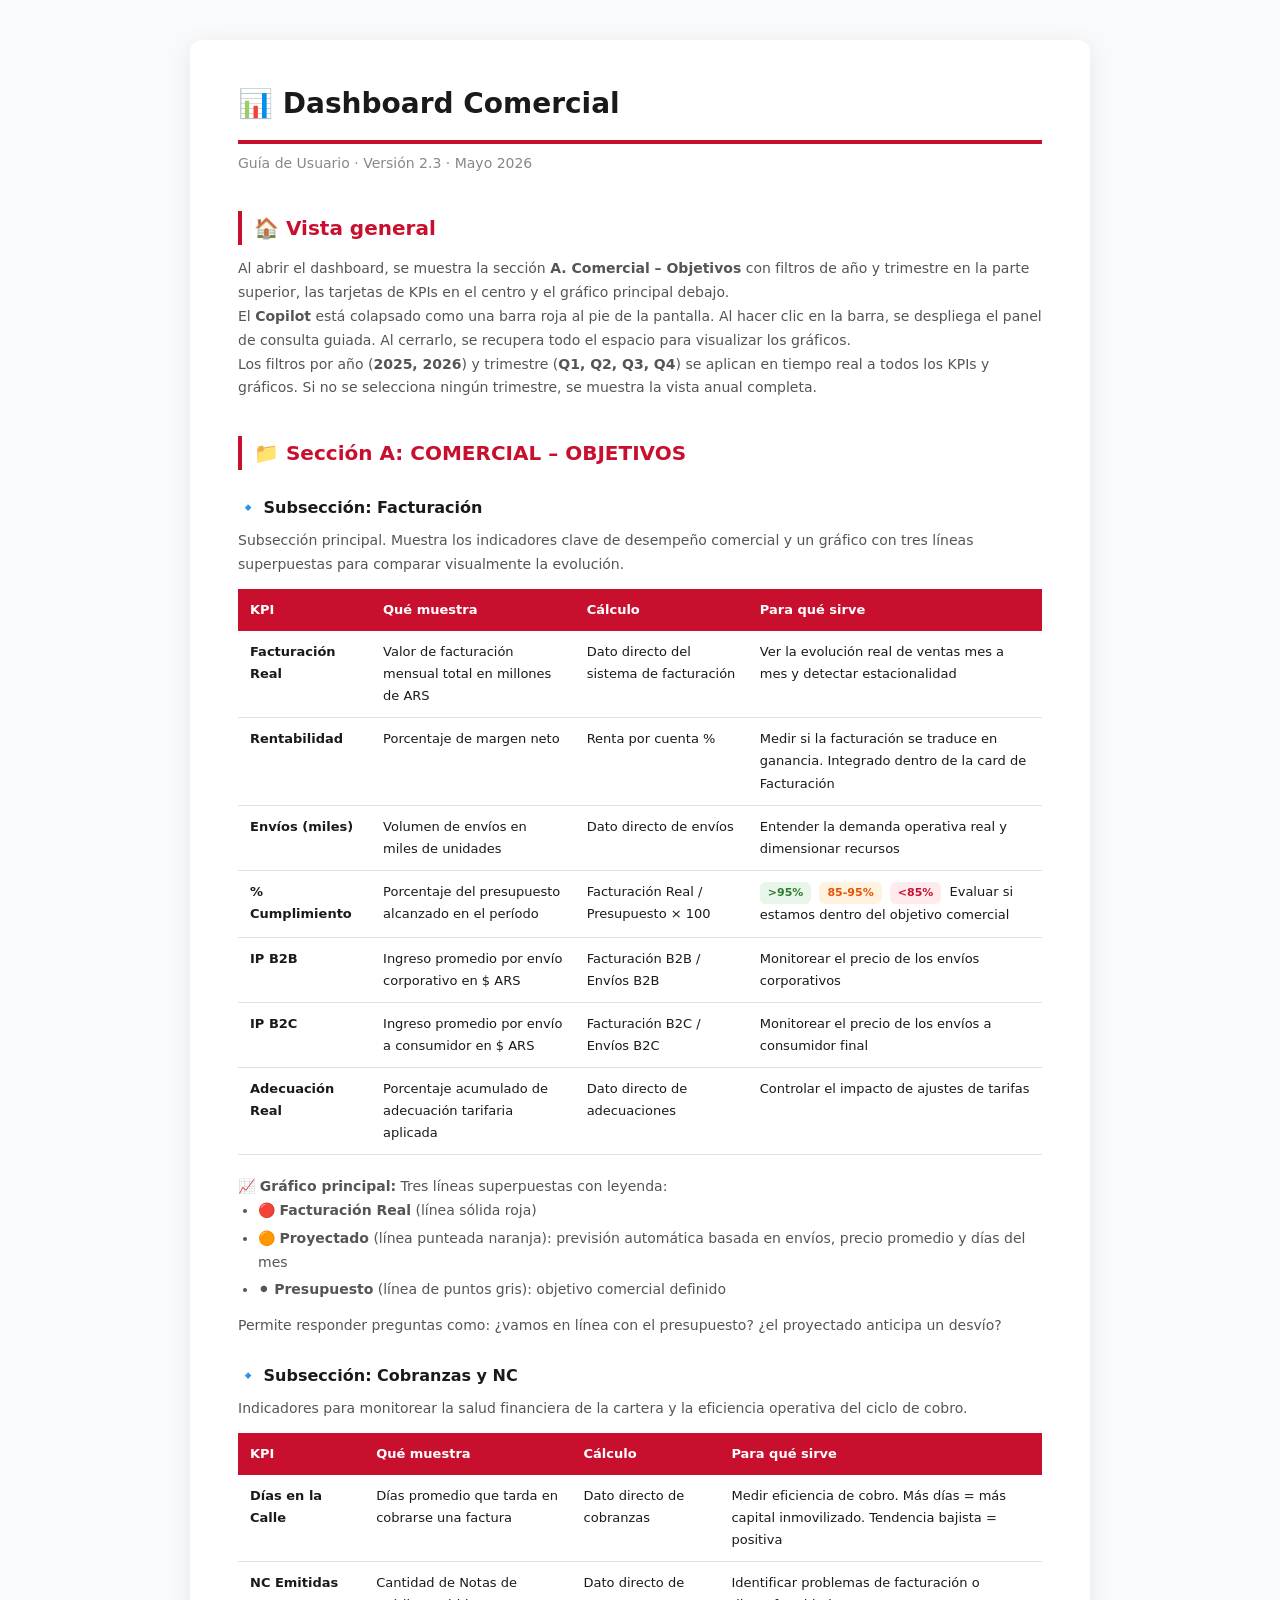
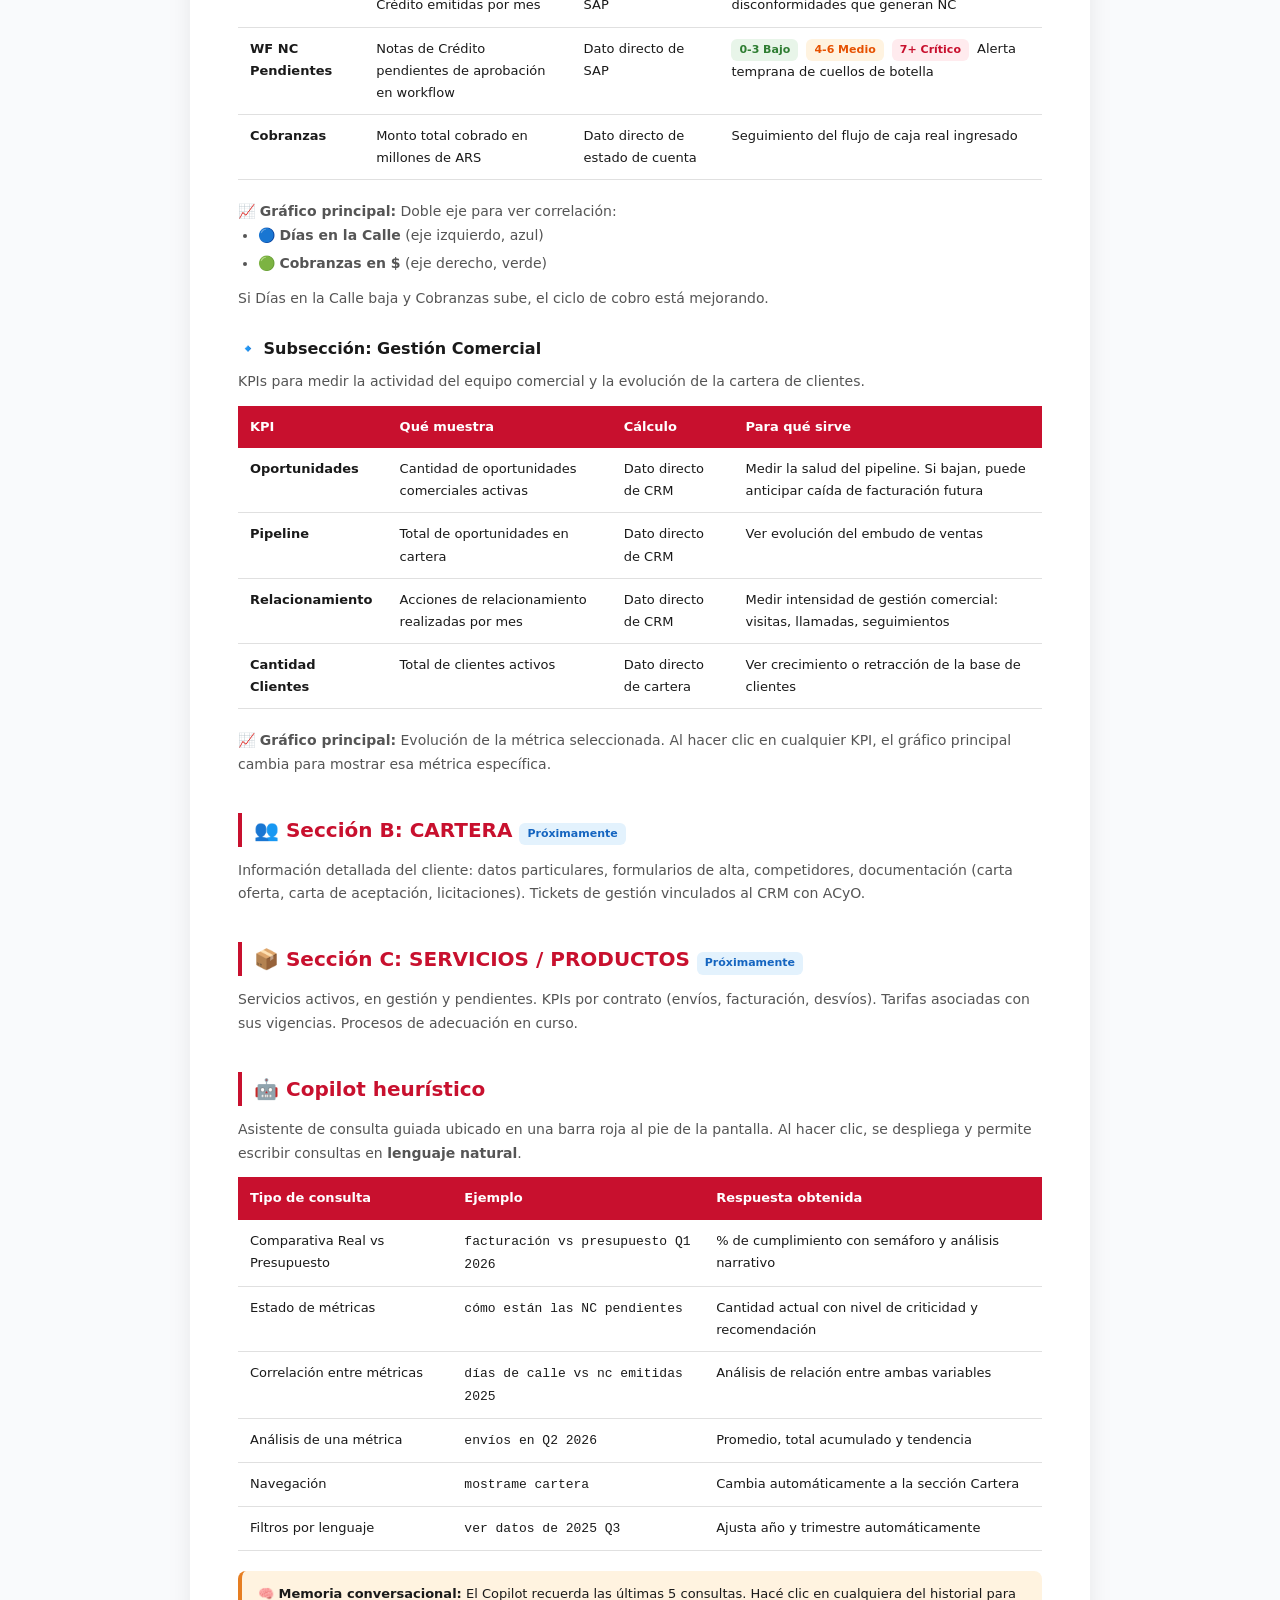
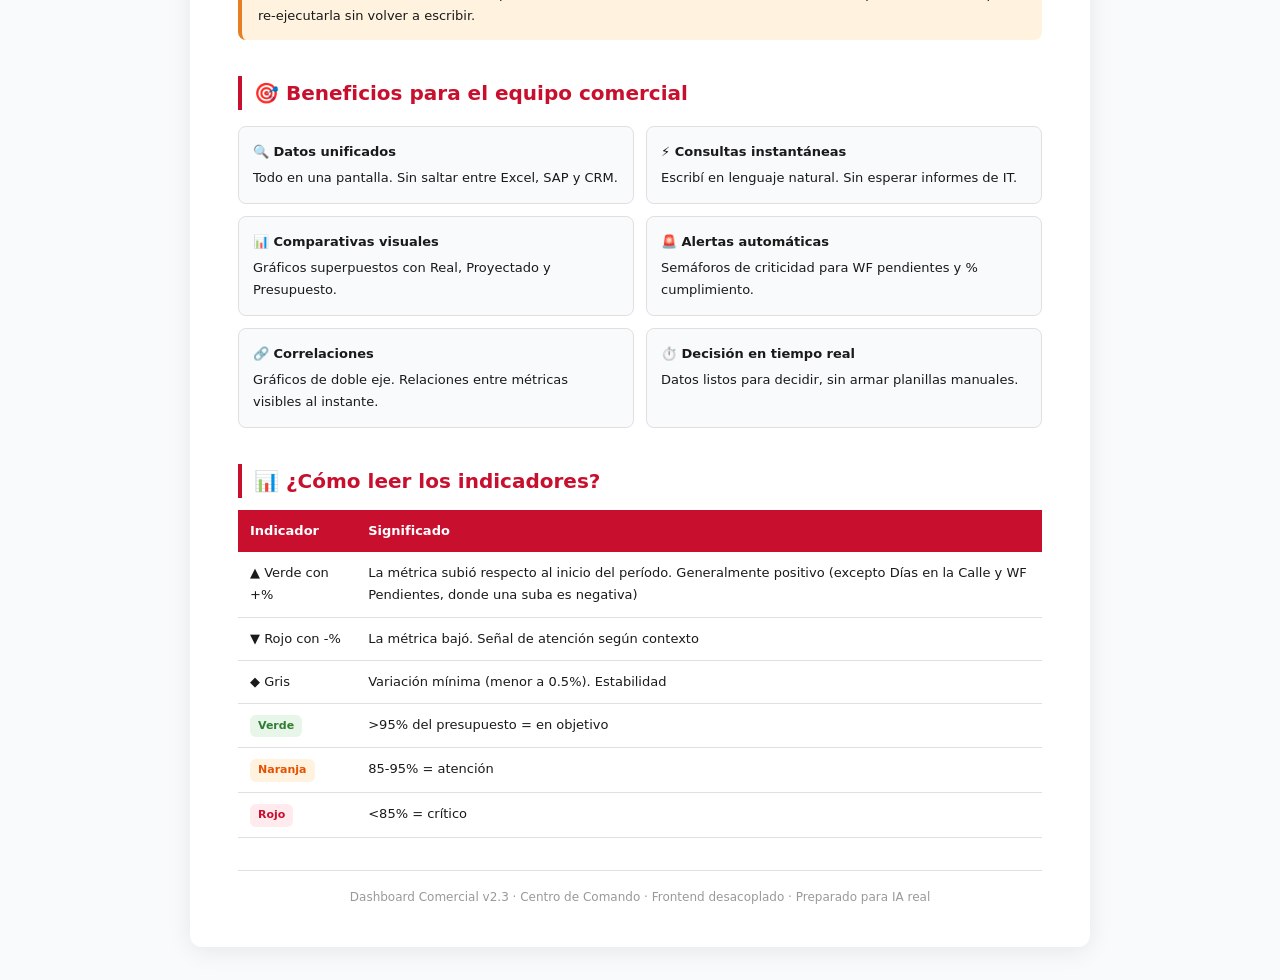
<file: doc/guia-usuario.html>
<!DOCTYPE html>
<html lang="es">
<head>
  <meta charset="UTF-8" />
  <meta name="viewport" content="width=device-width, initial-scale=1.0" />
  <title>Guía de Usuario – Dashboard Comercial</title>
  <style>
    :root {
      --red: #c8102e;
      --dark: #1a1a1a;
      --gray: #555;
      --bg: #f9fafc;
      --card: #fff;
      --border: #e0e0e0;
    }
    * { box-sizing: border-box; margin: 0; padding: 0; }
    body {
      font-family: "Segoe UI", system-ui, sans-serif;
      background: var(--bg);
      color: var(--dark);
      line-height: 1.7;
      padding: 40px 20px;
    }
    .container {
      max-width: 900px;
      margin: 0 auto;
      background: var(--card);
      border-radius: 12px;
      padding: 40px 48px;
      box-shadow: 0 4px 24px rgba(0,0,0,0.08);
    }
    h1 {
      font-size: 28px;
      border-bottom: 4px solid var(--red);
      padding-bottom: 12px;
      margin-bottom: 8px;
    }
    h2 {
      font-size: 20px;
      margin-top: 36px;
      margin-bottom: 12px;
      color: var(--red);
      border-left: 4px solid var(--red);
      padding-left: 12px;
    }
    h3 {
      font-size: 16px;
      margin-top: 24px;
      margin-bottom: 8px;
      color: var(--dark);
    }
    p, li { font-size: 14px; color: var(--gray); }
    ul { padding-left: 20px; margin-bottom: 12px; }
    li { margin-bottom: 4px; }
    .subtitle { font-size: 14px; color: #888; margin-bottom: 24px; }
    table {
      width: 100%;
      border-collapse: collapse;
      margin: 12px 0 20px 0;
      font-size: 13px;
    }
    th {
      background: var(--red);
      color: #fff;
      padding: 10px 12px;
      text-align: left;
      font-weight: 600;
    }
    td {
      padding: 10px 12px;
      border-bottom: 1px solid var(--border);
      vertical-align: top;
    }
    tr:hover td { background: #fef5f5; }
    .highlight {
      background: #fff3e0;
      padding: 12px 16px;
      border-radius: 8px;
      border-left: 4px solid #e67e22;
      margin: 16px 0;
      font-size: 13px;
    }
    .feature-grid {
      display: grid;
      grid-template-columns: 1fr 1fr;
      gap: 12px;
      margin: 16px 0;
    }
    .feature-card {
      background: #f9fafc;
      padding: 14px;
      border-radius: 8px;
      border: 1px solid var(--border);
      font-size: 13px;
    }
    .feature-card strong {
      display: block;
      margin-bottom: 4px;
      color: var(--dark);
    }
    .badge {
      display: inline-block;
      padding: 2px 8px;
      border-radius: 6px;
      font-size: 11px;
      font-weight: 700;
      margin-right: 4px;
    }
    .badge-green { background: #e8f5e9; color: #2e7d32; }
    .badge-yellow { background: #fff3e0; color: #e65100; }
    .badge-red { background: #ffebee; color: #c8102e; }
    .badge-blue { background: #e3f2fd; color: #1565c0; }
    footer {
      margin-top: 32px;
      padding-top: 16px;
      border-top: 1px solid var(--border);
      font-size: 12px;
      color: #999;
      text-align: center;
    }
    @media (max-width: 700px) {
      .container { padding: 20px; }
      .feature-grid { grid-template-columns: 1fr; }
      table { font-size: 11px; }
    }
  </style>
</head>
<body>
<div class="container">

  <h1>📊 Dashboard Comercial</h1>
  <p class="subtitle">Guía de Usuario · Versión 2.3 · Mayo 2026</p>

  <h2>🏠 Vista general</h2>
  <p>Al abrir el dashboard, se muestra la sección <strong>A. Comercial – Objetivos</strong> con filtros de año y trimestre en la parte superior, las tarjetas de KPIs en el centro y el gráfico principal debajo.</p>
  <p>El <strong>Copilot</strong> está colapsado como una barra roja al pie de la pantalla. Al hacer clic en la barra, se despliega el panel de consulta guiada. Al cerrarlo, se recupera todo el espacio para visualizar los gráficos.</p>
  <p>Los filtros por año (<strong>2025, 2026</strong>) y trimestre (<strong>Q1, Q2, Q3, Q4</strong>) se aplican en tiempo real a todos los KPIs y gráficos. Si no se selecciona ningún trimestre, se muestra la vista anual completa.</p>

  <h2>📁 Sección A: COMERCIAL – OBJETIVOS</h2>

  <h3>🔹 Subsección: Facturación</h3>
  <p>Subsección principal. Muestra los indicadores clave de desempeño comercial y un gráfico con tres líneas superpuestas para comparar visualmente la evolución.</p>

  <table>
    <tr><th>KPI</th><th>Qué muestra</th><th>Cálculo</th><th>Para qué sirve</th></tr>
    <tr>
      <td><strong>Facturación Real</strong></td>
      <td>Valor de facturación mensual total en millones de ARS</td>
      <td>Dato directo del sistema de facturación</td>
      <td>Ver la evolución real de ventas mes a mes y detectar estacionalidad</td>
    </tr>
    <tr>
      <td><strong>Rentabilidad</strong></td>
      <td>Porcentaje de margen neto</td>
      <td>Renta por cuenta %</td>
      <td>Medir si la facturación se traduce en ganancia. Integrado dentro de la card de Facturación</td>
    </tr>
    <tr>
      <td><strong>Envíos (miles)</strong></td>
      <td>Volumen de envíos en miles de unidades</td>
      <td>Dato directo de envíos</td>
      <td>Entender la demanda operativa real y dimensionar recursos</td>
    </tr>
    <tr>
      <td><strong>% Cumplimiento</strong></td>
      <td>Porcentaje del presupuesto alcanzado en el período</td>
      <td>Facturación Real / Presupuesto × 100</td>
      <td><span class="badge badge-green">>95%</span> <span class="badge badge-yellow">85-95%</span> <span class="badge badge-red"><85%</span> Evaluar si estamos dentro del objetivo comercial</td>
    </tr>
    <tr>
      <td><strong>IP B2B</strong></td>
      <td>Ingreso promedio por envío corporativo en $ ARS</td>
      <td>Facturación B2B / Envíos B2B</td>
      <td>Monitorear el precio de los envíos corporativos</td>
    </tr>
    <tr>
      <td><strong>IP B2C</strong></td>
      <td>Ingreso promedio por envío a consumidor en $ ARS</td>
      <td>Facturación B2C / Envíos B2C</td>
      <td>Monitorear el precio de los envíos a consumidor final</td>
    </tr>
    <tr>
      <td><strong>Adecuación Real</strong></td>
      <td>Porcentaje acumulado de adecuación tarifaria aplicada</td>
      <td>Dato directo de adecuaciones</td>
      <td>Controlar el impacto de ajustes de tarifas</td>
    </tr>
  </table>

  <p><strong>📈 Gráfico principal:</strong> Tres líneas superpuestas con leyenda:</p>
  <ul>
    <li>🔴 <strong>Facturación Real</strong> (línea sólida roja)</li>
    <li>🟠 <strong>Proyectado</strong> (línea punteada naranja): previsión automática basada en envíos, precio promedio y días del mes</li>
    <li>⚫ <strong>Presupuesto</strong> (línea de puntos gris): objetivo comercial definido</li>
  </ul>
  <p>Permite responder preguntas como: ¿vamos en línea con el presupuesto? ¿el proyectado anticipa un desvío?</p>

  <h3>🔹 Subsección: Cobranzas y NC</h3>
  <p>Indicadores para monitorear la salud financiera de la cartera y la eficiencia operativa del ciclo de cobro.</p>

  <table>
    <tr><th>KPI</th><th>Qué muestra</th><th>Cálculo</th><th>Para qué sirve</th></tr>
    <tr>
      <td><strong>Días en la Calle</strong></td>
      <td>Días promedio que tarda en cobrarse una factura</td>
      <td>Dato directo de cobranzas</td>
      <td>Medir eficiencia de cobro. Más días = más capital inmovilizado. Tendencia bajista = positiva</td>
    </tr>
    <tr>
      <td><strong>NC Emitidas</strong></td>
      <td>Cantidad de Notas de Crédito emitidas por mes</td>
      <td>Dato directo de SAP</td>
      <td>Identificar problemas de facturación o disconformidades que generan NC</td>
    </tr>
    <tr>
      <td><strong>WF NC Pendientes</strong></td>
      <td>Notas de Crédito pendientes de aprobación en workflow</td>
      <td>Dato directo de SAP</td>
      <td><span class="badge badge-green">0-3 Bajo</span> <span class="badge badge-yellow">4-6 Medio</span> <span class="badge badge-red">7+ Crítico</span> Alerta temprana de cuellos de botella</td>
    </tr>
    <tr>
      <td><strong>Cobranzas</strong></td>
      <td>Monto total cobrado en millones de ARS</td>
      <td>Dato directo de estado de cuenta</td>
      <td>Seguimiento del flujo de caja real ingresado</td>
    </tr>
  </table>

  <p><strong>📈 Gráfico principal:</strong> Doble eje para ver correlación:</p>
  <ul>
    <li>🔵 <strong>Días en la Calle</strong> (eje izquierdo, azul)</li>
    <li>🟢 <strong>Cobranzas en $</strong> (eje derecho, verde)</li>
  </ul>
  <p>Si Días en la Calle baja y Cobranzas sube, el ciclo de cobro está mejorando.</p>

  <h3>🔹 Subsección: Gestión Comercial</h3>
  <p>KPIs para medir la actividad del equipo comercial y la evolución de la cartera de clientes.</p>

  <table>
    <tr><th>KPI</th><th>Qué muestra</th><th>Cálculo</th><th>Para qué sirve</th></tr>
    <tr>
      <td><strong>Oportunidades</strong></td>
      <td>Cantidad de oportunidades comerciales activas</td>
      <td>Dato directo de CRM</td>
      <td>Medir la salud del pipeline. Si bajan, puede anticipar caída de facturación futura</td>
    </tr>
    <tr>
      <td><strong>Pipeline</strong></td>
      <td>Total de oportunidades en cartera</td>
      <td>Dato directo de CRM</td>
      <td>Ver evolución del embudo de ventas</td>
    </tr>
    <tr>
      <td><strong>Relacionamiento</strong></td>
      <td>Acciones de relacionamiento realizadas por mes</td>
      <td>Dato directo de CRM</td>
      <td>Medir intensidad de gestión comercial: visitas, llamadas, seguimientos</td>
    </tr>
    <tr>
      <td><strong>Cantidad Clientes</strong></td>
      <td>Total de clientes activos</td>
      <td>Dato directo de cartera</td>
      <td>Ver crecimiento o retracción de la base de clientes</td>
    </tr>
  </table>

  <p><strong>📈 Gráfico principal:</strong> Evolución de la métrica seleccionada. Al hacer clic en cualquier KPI, el gráfico principal cambia para mostrar esa métrica específica.</p>

  <h2>👥 Sección B: CARTERA <span class="badge badge-blue">Próximamente</span></h2>
  <p>Información detallada del cliente: datos particulares, formularios de alta, competidores, documentación (carta oferta, carta de aceptación, licitaciones). Tickets de gestión vinculados al CRM con ACyO.</p>

  <h2>📦 Sección C: SERVICIOS / PRODUCTOS <span class="badge badge-blue">Próximamente</span></h2>
  <p>Servicios activos, en gestión y pendientes. KPIs por contrato (envíos, facturación, desvíos). Tarifas asociadas con sus vigencias. Procesos de adecuación en curso.</p>

  <h2>🤖 Copilot heurístico</h2>
  <p>Asistente de consulta guiada ubicado en una barra roja al pie de la pantalla. Al hacer clic, se despliega y permite escribir consultas en <strong>lenguaje natural</strong>.</p>

  <table>
    <tr><th>Tipo de consulta</th><th>Ejemplo</th><th>Respuesta obtenida</th></tr>
    <tr>
      <td>Comparativa Real vs Presupuesto</td>
      <td><code>facturación vs presupuesto Q1 2026</code></td>
      <td>% de cumplimiento con semáforo y análisis narrativo</td>
    </tr>
    <tr>
      <td>Estado de métricas</td>
      <td><code>cómo están las NC pendientes</code></td>
      <td>Cantidad actual con nivel de criticidad y recomendación</td>
    </tr>
    <tr>
      <td>Correlación entre métricas</td>
      <td><code>días de calle vs nc emitidas 2025</code></td>
      <td>Análisis de relación entre ambas variables</td>
    </tr>
    <tr>
      <td>Análisis de una métrica</td>
      <td><code>envíos en Q2 2026</code></td>
      <td>Promedio, total acumulado y tendencia</td>
    </tr>
    <tr>
      <td>Navegación</td>
      <td><code>mostrame cartera</code></td>
      <td>Cambia automáticamente a la sección Cartera</td>
    </tr>
    <tr>
      <td>Filtros por lenguaje</td>
      <td><code>ver datos de 2025 Q3</code></td>
      <td>Ajusta año y trimestre automáticamente</td>
    </tr>
  </table>

  <div class="highlight">
    <strong>🧠 Memoria conversacional:</strong> El Copilot recuerda las últimas 5 consultas. Hacé clic en cualquiera del historial para re-ejecutarla sin volver a escribir.
  </div>

  <h2>🎯 Beneficios para el equipo comercial</h2>

  <div class="feature-grid">
    <div class="feature-card">
      <strong>🔍 Datos unificados</strong>
      Todo en una pantalla. Sin saltar entre Excel, SAP y CRM.
    </div>
    <div class="feature-card">
      <strong>⚡ Consultas instantáneas</strong>
      Escribí en lenguaje natural. Sin esperar informes de IT.
    </div>
    <div class="feature-card">
      <strong>📊 Comparativas visuales</strong>
      Gráficos superpuestos con Real, Proyectado y Presupuesto.
    </div>
    <div class="feature-card">
      <strong>🚨 Alertas automáticas</strong>
      Semáforos de criticidad para WF pendientes y % cumplimiento.
    </div>
    <div class="feature-card">
      <strong>🔗 Correlaciones</strong>
      Gráficos de doble eje. Relaciones entre métricas visibles al instante.
    </div>
    <div class="feature-card">
      <strong>⏱️ Decisión en tiempo real</strong>
      Datos listos para decidir, sin armar planillas manuales.
    </div>
  </div>

  <h2>📊 ¿Cómo leer los indicadores?</h2>
  <table>
    <tr><th>Indicador</th><th>Significado</th></tr>
    <tr><td>▲ Verde con +%</td><td>La métrica subió respecto al inicio del período. Generalmente positivo (excepto Días en la Calle y WF Pendientes, donde una suba es negativa)</td></tr>
    <tr><td>▼ Rojo con -%</td><td>La métrica bajó. Señal de atención según contexto</td></tr>
    <tr><td>◆ Gris</td><td>Variación mínima (menor a 0.5%). Estabilidad</td></tr>
    <tr><td><span class="badge badge-green">Verde</span></td><td>>95% del presupuesto = en objetivo</td></tr>
    <tr><td><span class="badge badge-yellow">Naranja</span></td><td>85-95% = atención</td></tr>
    <tr><td><span class="badge badge-red">Rojo</span></td><td><85% = crítico</td></tr>
  </table>

  <footer>
    Dashboard Comercial v2.3 · Centro de Comando · Frontend desacoplado · Preparado para IA real
  </footer>

</div>
</body>
</html>
</file>
